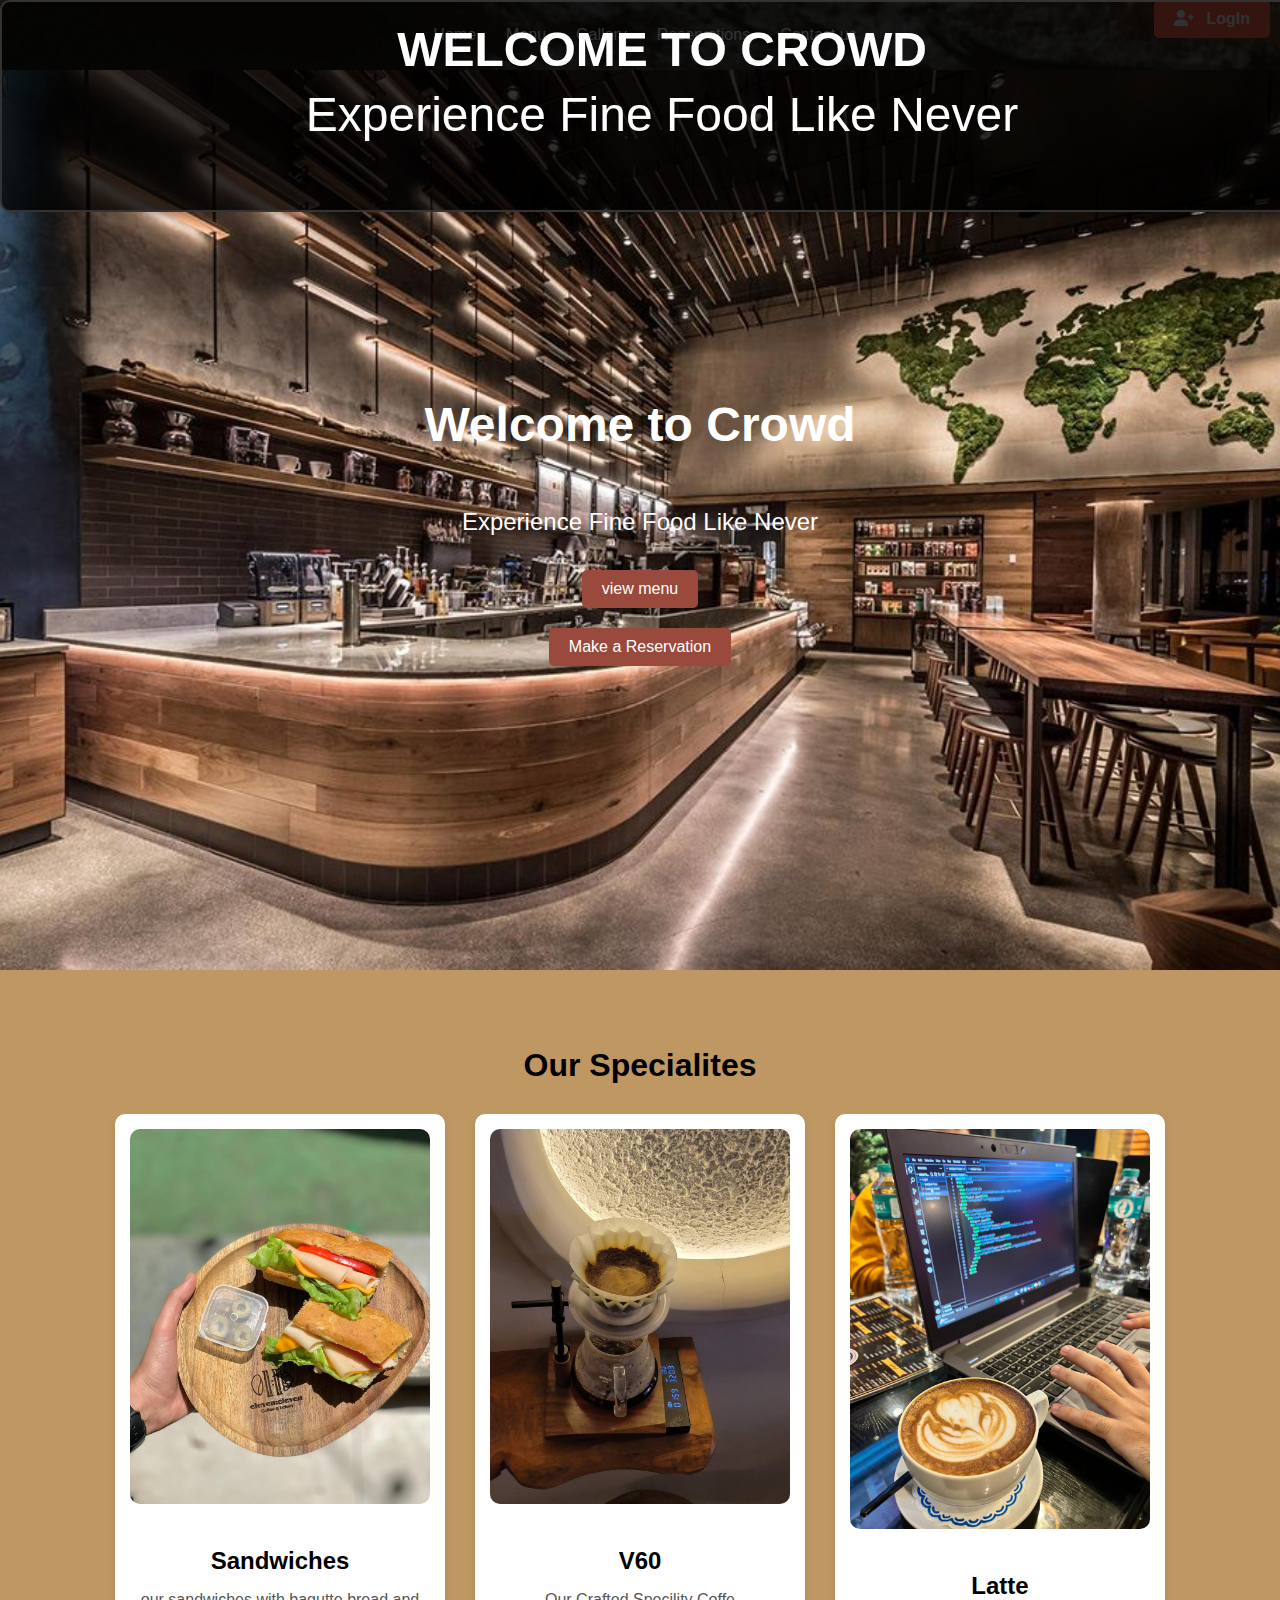
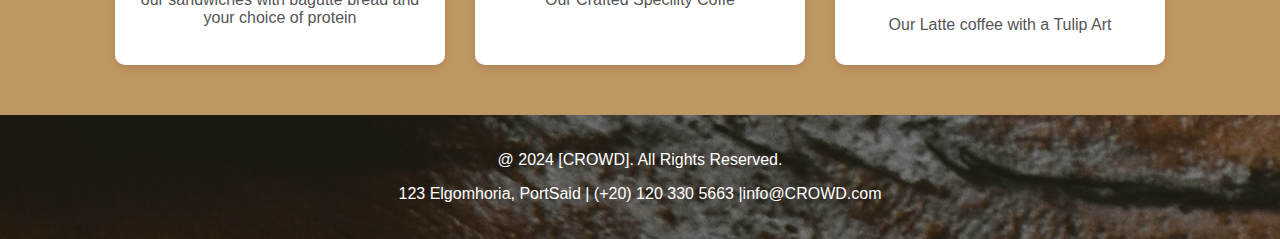
<file: index.html>
<!DOCTYPE html>
<html>
<head>
<meta charset="UTF-8">
<meta name="viewport" content="width=device-width, iniial-scale=1.0">
<title>Crowd</title>
<link rel="stylesheet" href="style.css">
<link rel="stylesheet" href="https://cdnjs.cloudflare.com/ajax/libs/font-awesome/6.0.0/css/all.min.css">
</head>
<body>
    <div id="welcomeMessage" class="hidden">
        <h1>WELCOME TO CROWD</h1>
        <P>Experience Fine Food Like Never</P>
    </div>
    <script src="crowd.js"></script>
<header>
    <nav>
        <ul>
<li><a href ="restaurant.html">Home</a></li>
<li><a href ="jad.html">Menu</a></li>
<li><a href ="basem.html">Gallery</a></li>
<li><a href ="Reservation.html">Reservations</a></li>
<li><a href ="mory.html">Contact us</a></li>
<li><a href="login.html" class="login-btn">
    <i class="fas fa-user-plus"></i> LogIn
    </a></li>
        </ul>
    </nav>
</header>


<section class="hero">
    <h1>Welcome to Crowd</h1>
    <p>Experience Fine Food Like Never</p>
    <a href="jad.html" class="btn">view menu</a>
    <a href="reservation.html" class="btn">Make a Reservation</a>
</section>   



<section class="featured-dishes">
    <h2>Our Specialites</h2>
    <div class="dishes">
        <div class="dish">
            <img src="sandwich.jpg">
        <h3>Sandwiches</h3>
        <P>our sandwiches with bagutte bread and your choice of protein</P>
    </div>
            <div class="dish">
                <img src="v60.jpg">
            <h3>V60</h3>
            <P>Our Crafted Specility Coffe</P>
        </div>
        <div class="dish">
            <img src="coffe.jpg">
        <h3>Latte</h3>
        <P>Our Latte coffee with a Tulip Art </P>
    </div>
</section>
<footer>
    <p> @ 2024 [CROWD]. All Rights Reserved.</p>
    <p>123 Elgomhoria, PortSaid | (+20) 120 330 5663 |info@CROWD.com</p>
    
</footer>




</body>
</head>


</html>
</file>
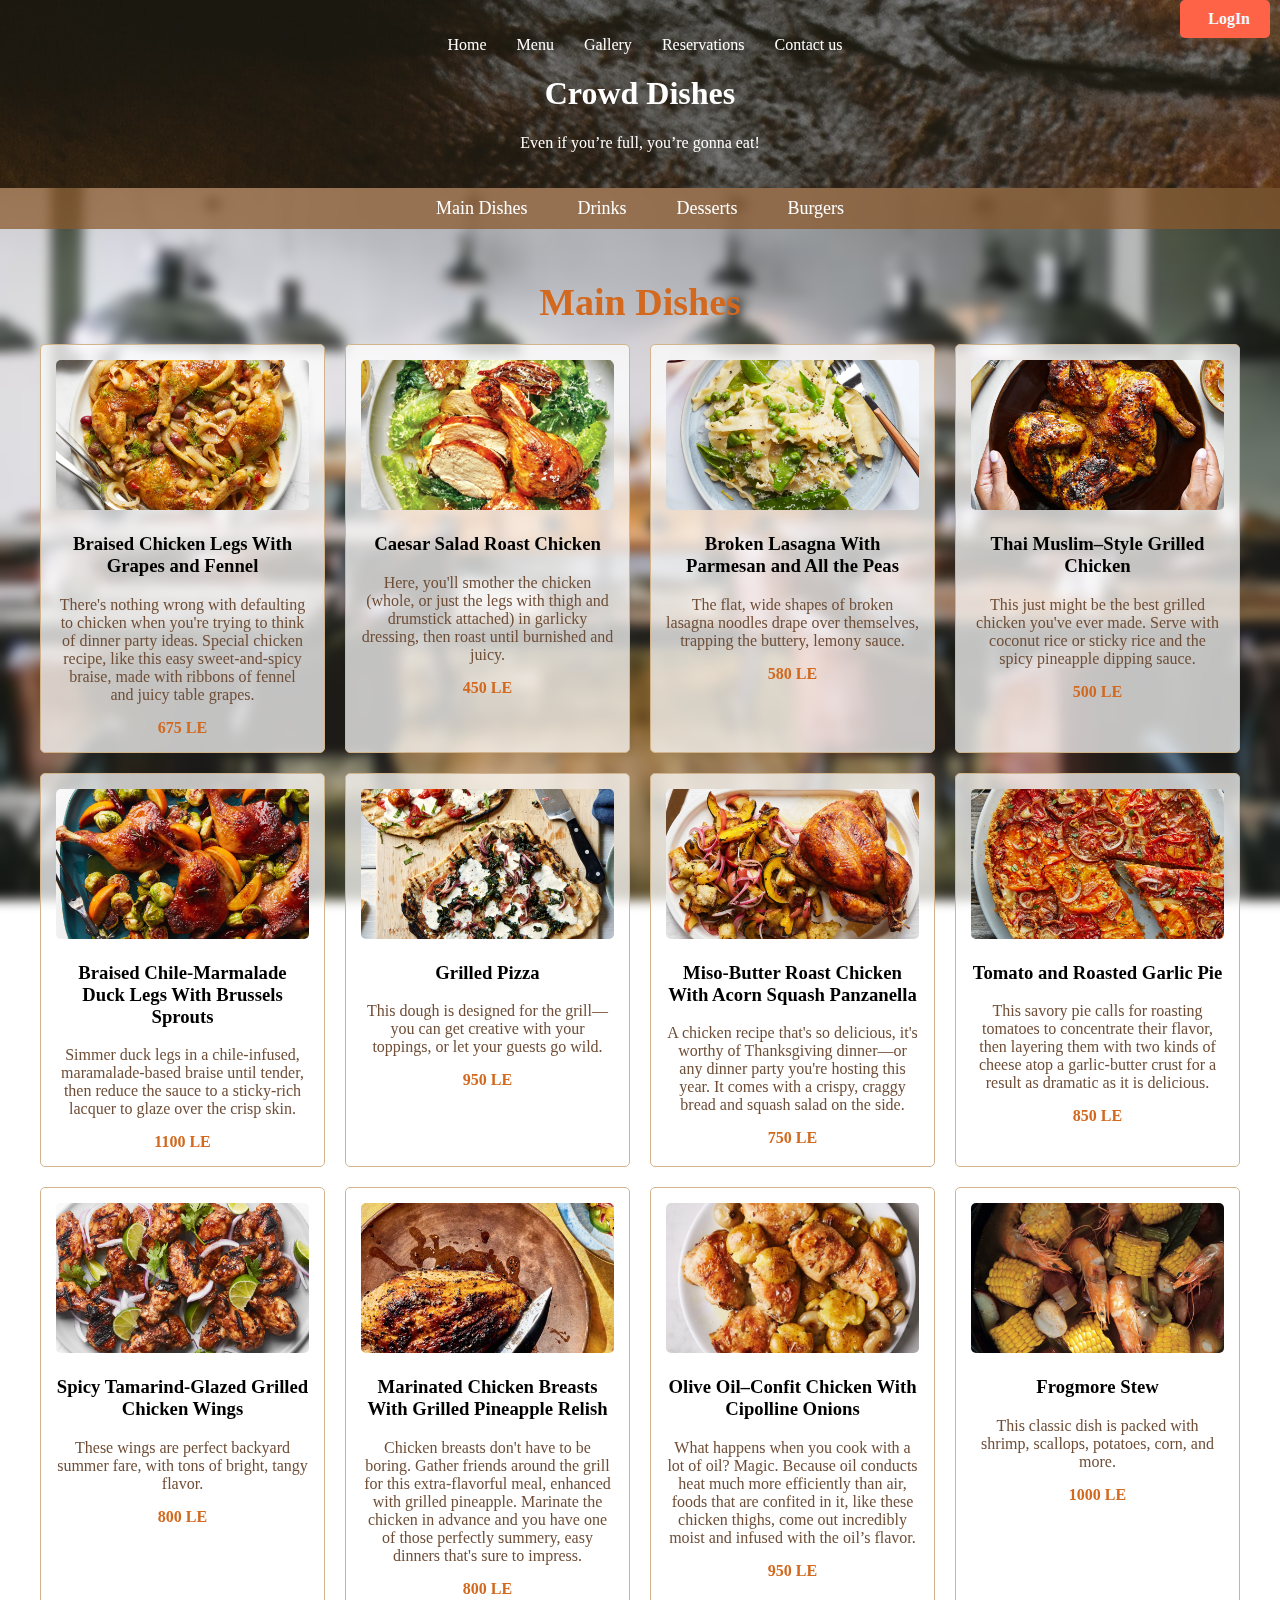
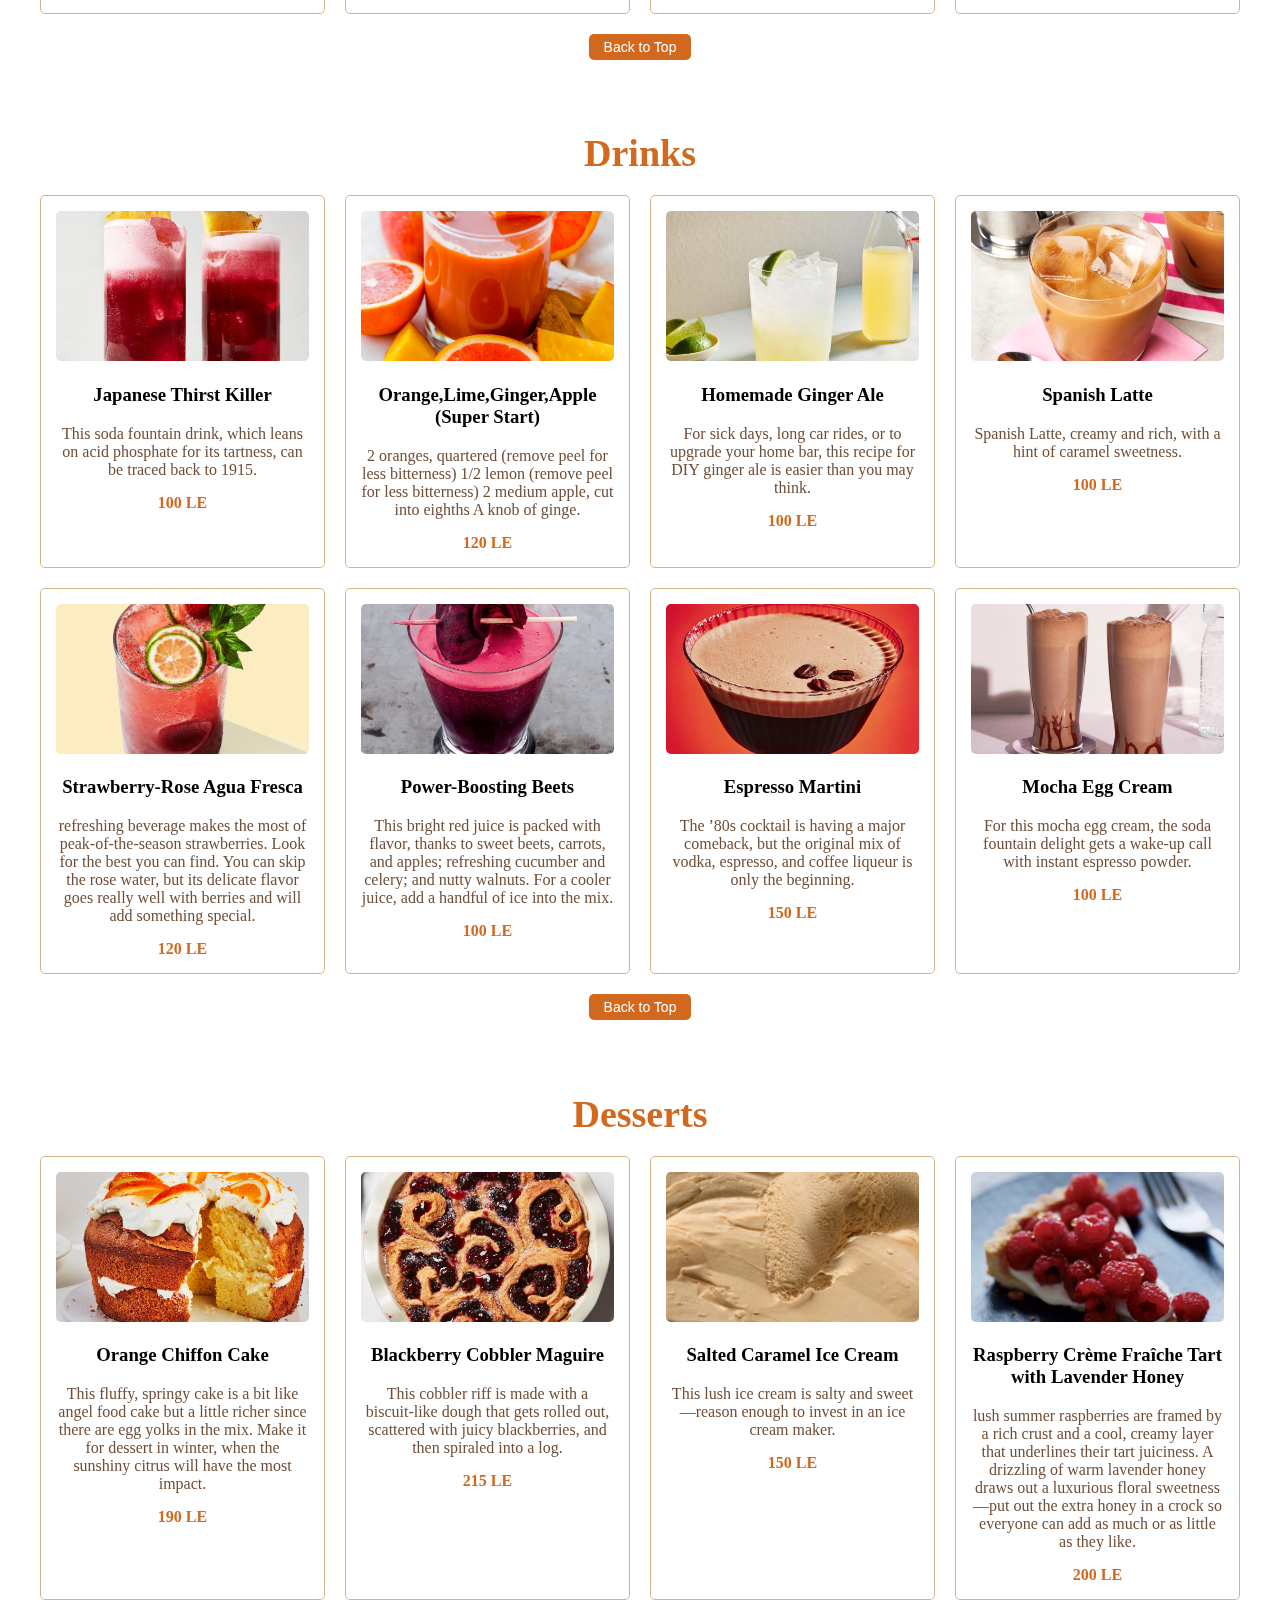
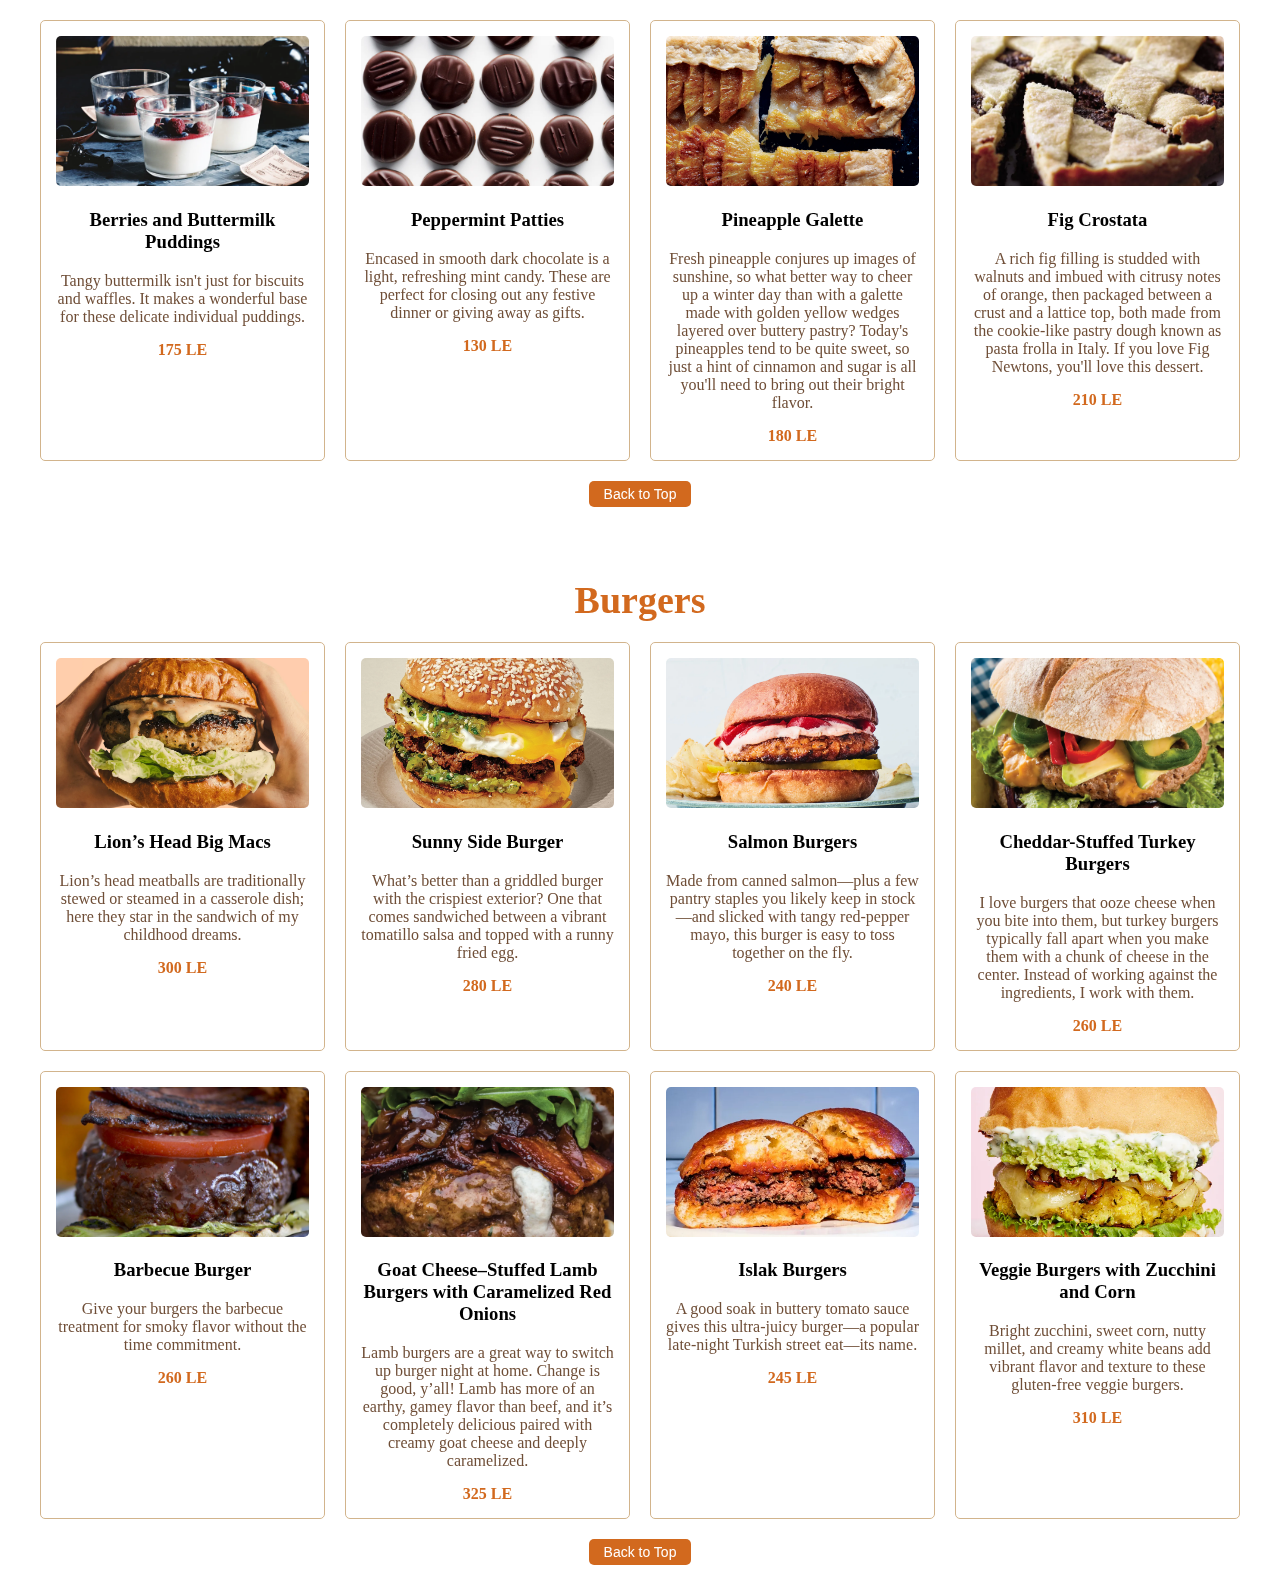
<file: jad.html>
<!DOCTYPE html>
<html lang="en">
  <head>
    <meta charset="UTF-8" />
    <meta name="viewport" content="width=device-width, initial-scale=1.0" />
    <title>Restaurant Menu</title>
    <link rel="stylesheet" href="jad.css" />
  </head>
  <body>
    <div class="background"></div>
    <header class="header">
      <nav>
        <ul>
  <li><a href ="restaurant.html">Home</a></li>
  <li><a href ="jad.html">Menu</a></li>
  <li><a href ="basem.html">Gallery</a></li>
  <li><a href ="Reservation.html">Reservations</a></li>
  <li><a href ="mory.html">Contact us</a></li>
  <li><a href="login.html" class="login-btn">
    <i class="fas fa-user-plus"></i> LogIn
    </a></li>
        </ul>
    </nav>
      <h1>Crowd Dishes</h1>
      <p>Even if you’re full, you’re gonna eat!</p>
    </header>

    
    <nav class="navbar">
      <ul>
        <li><a href="#main-dishes">Main Dishes</a></li>
        <li><a href="#drinks">Drinks</a></li>
        <li><a href="#desserts">Desserts</a></li>
        <li><a href="#burgers">Burgers</a></li>
      </ul>
    </nav>
    <main>
      <!-- Main Dishes Section -->
      <section id="main-dishes" class="menu-section">
        <h2>Main Dishes</h2>
        <div class="menu-card-container">
          <div class="menu-card">
            <img
              src="pics/ChickenGrapesFennel_HEROv2_12175.webp"
              alt="Braised Chicken Legs With Grapes and Fennel"
              class="menu-img"
            />
            <h3>Braised Chicken Legs With Grapes and Fennel</h3>
            <p>
              There's nothing wrong with defaulting to chicken when you're
              trying to think of dinner party ideas. Special chicken recipe,
              like this easy sweet-and-spicy braise, made with ribbons of fennel
              and juicy table grapes.
            </p>
            <span class="price">675 LE</span>
          </div>
          <div class="menu-card">
            <img
              src="pics/caesar-salad-roast-chicken-recipe-BA-101920.webp"
              alt="Caesar Salad Roast Chicken"
              class="menu-img"
            />
            <h3>Caesar Salad Roast Chicken</h3>
            <p>
              Here, you'll smother the chicken (whole, or just the legs with
              thigh and drumstick attached) in garlicky dressing, then roast
              until burnished and juicy.
            </p>
            <span class="price">450 LE</span>
          </div>
          <div class="menu-card">
            <img
              src="pics/SpringPastaWithPeas_RECIPE_042221_14014.webp"
              alt="Broken Lasagna With Parmesan and All the Peas"
              class="menu-img"
            />
            <h3>Broken Lasagna With Parmesan and All the Peas</h3>
            <p>
              The flat, wide shapes of broken lasagna noodles drape over
              themselves, trapping the buttery, lemony sauce.
            </p>
            <span class="price">580 LE</span>
          </div>
          <div class="menu-card">
            <img
              src="pics/JirapanChicken_HERO_082720_11133_VOG_final.webp"
              alt="Thai Muslim–Style Grilled Chicken"
              class="menu-img"
            />
            <h3>Thai Muslim–Style Grilled Chicken</h3>
            <p>
              This just might be the best grilled chicken you've ever made.
              Serve with coconut rice or sticky rice and the spicy pineapple
              dipping sauce.
            </p>
            <span class="price">500 LE</span>
          </div>
          <!--paste the rest here-->
          <div class="menu-card">
            <img
              src="pics/MarmaladeDuck_HERO_121020_6412.webp"
              alt="Braised Chile-Marmalade Duck Legs With Brussels Sprouts"
              class="menu-img"
            />
            <h3>Braised Chile-Marmalade Duck Legs With Brussels Sprouts</h3>
            <p>
              Simmer duck legs in a chile-infused, maramalade-based braise until
              tender, then reduce the sauce to a sticky-rich lacquer to glaze
              over the crisp skin.
            </p>
            <span class="price">1100 LE</span>
          </div>
          <div class="menu-card">
            <img
              src="pics/GrilledPizza_HERO_051820_7725.webp"
              alt="Grilled Pizza"
              class="menu-img"
            />
            <h3>Grilled Pizza</h3>
            <p>
              This dough is designed for the grill—you can get creative with
              your toppings, or let your guests go wild.
            </p>
            <span class="price">950 LE</span>
          </div>
          <div class="menu-card">
            <img
              src="pics/Chickensgiving_HERO_RECIPE_101920_1374_VOG_final.webp"
              alt="Miso-Butter Roast Chicken With Acorn Squash Panzanella"
              class="menu-img"
            />
            <h3>Miso-Butter Roast Chicken With Acorn Squash Panzanella</h3>
            <p>
              A chicken recipe that's so delicious, it's worthy of Thanksgiving
              dinner—or any dinner party you're hosting this year. It comes with
              a crispy, craggy bread and squash salad on the side.
            </p>
            <span class="price">750 LE</span>
          </div>
          <div class="menu-card">
            <img
              src="pics/tomato-and-roasted-garlic-pie-recipe-BA-082520.webp"
              alt="Tomato and Roasted Garlic Pie"
              class="menu-img"
            />
            <h3>Tomato and Roasted Garlic Pie</h3>
            <p>
              This savory pie calls for roasting tomatoes to concentrate their
              flavor, then layering them with two kinds of cheese atop a
              garlic-butter crust for a result as dramatic as it is delicious.
            </p>
            <span class="price">850 LE</span>
          </div>
          <div class="menu-card">
            <img
              src="pics/TamarindWings_RECIPE_050621_14827.webp"
              alt="Spicy Tamarind-Glazed Grilled Chicken Wings"
              class="menu-img"
            />
            <h3>Spicy Tamarind-Glazed Grilled Chicken Wings</h3>
            <p>
              These wings are perfect backyard summer fare, with tons of bright,
              tangy flavor.
            </p>
            <span class="price">800 LE</span>
          </div>
          <div class="menu-card">
            <img
              src="pics/marinated20breasts.webp"
              alt="Marinated Chicken Breasts With Grilled Pineapple Relish"
              class="menu-img"
            />
            <h3>Marinated Chicken Breasts With Grilled Pineapple Relish</h3>
            <p>
              Chicken breasts don't have to be boring. Gather friends around the
              grill for this extra-flavorful meal, enhanced with grilled
              pineapple. Marinate the chicken in advance and you have one of
              those perfectly summery, easy dinners that's sure to impress.
            </p>
            <span class="price">800 LE</span>
          </div>
          <div class="menu-card">
            <img
              src="pics/olive-oil-confit-chicken-with-cipolline-onions-recipe-BA-111017.webp"
              alt="Olive Oil–Confit Chicken With Cipolline Onions"
              class="menu-img"
            />
            <h3>Olive Oil–Confit Chicken With Cipolline Onions</h3>
            <p>
              What happens when you cook with a lot of oil? Magic. Because oil
              conducts heat much more efficiently than air, foods that are
              confited in it, like these chicken thighs, come out incredibly
              moist and infused with the oil’s flavor.
            </p>
            <span class="price">950 LE</span>
          </div>
          <div class="menu-card">
            <img
              src="pics/frogmore-stew-recipe-061720.webp"
              alt="Frogmore Stew"
              class="menu-img"
            />
            <h3>Frogmore Stew</h3>
            <p>
              This classic dish is packed with shrimp, scallops, potatoes, corn,
              and more.
            </p>
            <span class="price">1000 LE</span>
          </div>
        </div>
        <button class="back-to-top" onclick="scrollToTop()">Back to Top</button>
      </section>

      <!-- Drinks Section -->
      <section id="drinks" class="menu-section">
        <h2>Drinks</h2>
        <div class="menu-card-container">
          <div class="menu-card">
            <img
              src="pics/JapaneseThirstKiller_RECIPE_120822_43936.webp"
              alt="Japanese Thirst Killer"
              class="menu-img"
            />
            <h3>Japanese Thirst Killer</h3>
            <p>
              This soda fountain drink, which leans on acid phosphate for its
              tartness, can be traced back to 1915.
            </p>
            <span class="price">100 LE</span>
          </div>
          <div class="menu-card">
            <img
              src="pics/s426567062889901011_p177_i1_w1200.webp"
              alt="Orange,Lime,Ginger,Apple (Super Start)"
              class="menu-img"
            />
            <h3>Orange,Lime,Ginger,Apple (Super Start)</h3>
            <p>
              2 oranges, quartered (remove peel for less bitterness) 1/2 lemon
              (remove peel for less bitterness) 2 medium apple, cut into eighths
              A knob of ginge.
            </p>
            <span class="price">120 LE</span>
          </div>
          <div class="menu-card">
            <img
              src="pics/Ginger-Ale_RECIPE.webp"
              alt="Homemade Ginger Ale"
              class="menu-img"
            />
            <h3>Homemade Ginger Ale</h3>
            <p>
              For sick days, long car rides, or to upgrade your home bar, this
              recipe for DIY ginger ale is easier than you may think.
            </p>
            <span class="price">100 LE</span>
          </div>
          <div class="menu-card">
            <img
              src="pics/NolaCoffee_RECIPE_062923_56297.webp"
              alt="Spanish Latte"
              class="menu-img"
            />
            <h3>Spanish Latte</h3>
            <p>
              Spanish Latte, creamy and rich, with a hint of caramel sweetness.
            </p>
            <span class="price">100 LE</span>
          </div>
          <!--paste the rest here-->
          <div class="menu-card">
            <img
              src="pics/strawberry-rose-agua-fresca-cocktail-recipe-BA-060518.webp"
              alt="Strawberry-Rose Agua Fresca"
              class="menu-img"
            />
            <h3>Strawberry-Rose Agua Fresca</h3>
            <p>
              refreshing beverage makes the most of peak-of-the-season
              strawberries. Look for the best you can find. You can skip the
              rose water, but its delicate flavor goes really well with berries
              and will add something special.
            </p>
            <span class="price">120 LE</span>
          </div>
          <div class="menu-card">
            <img
              src="pics/51215210_beet-juice_1x1.webp"
              alt="Power-Boosting Beets"
              class="menu-img"
            />
            <h3>Power-Boosting Beets</h3>
            <p>
              This bright red juice is packed with flavor, thanks to sweet
              beets, carrots, and apples; refreshing cucumber and celery; and
              nutty walnuts. For a cooler juice, add a handful of ice into the
              mix.
            </p>
            <span class="price">100 LE</span>
          </div>
          <div class="menu-card">
            <img
              src="pics/Espresso-Martini-Classic_HERO.webp"
              alt="Espresso Martini"
              class="menu-img"
            />
            <h3>Espresso Martini</h3>
            <p>
              The ’80s cocktail is having a major comeback, but the original mix
              of vodka, espresso, and coffee liqueur is only the beginning.
            </p>
            <span class="price">150 LE</span>
          </div>
          <div class="menu-card">
            <img
              src="pics/MochaEggCream_RECIPE_053123_3391.webp"
              alt="Mocha Egg Cream"
              class="menu-img"
            />
            <h3>Mocha Egg Cream</h3>
            <p>
              For this mocha egg cream, the soda fountain delight gets a wake-up
              call with instant espresso powder.
            </p>
            <span class="price">100 LE</span>
          </div>
        </div>
        <button class="back-to-top" onclick="scrollToTop()">Back to Top</button>
      </section>

      <!-- Desserts Section -->
      <section id="desserts" class="menu-section">
        <h2>Desserts</h2>
        <div class="menu-card-container">
          <div class="menu-card">
            <img
              src="pics/Orange-Chiffon-Cake-30082018.webp"
              alt="Orange Chiffon Cake"
              class="menu-img"
            />
            <h3>Orange Chiffon Cake</h3>
            <p>
              This fluffy, springy cake is a bit like angel food cake but a
              little richer since there are egg yolks in the mix. Make it for
              dessert in winter, when the sunshiny citrus will have the most
              impact.
            </p>
            <span class="price">190 LE</span>
          </div>
          <div class="menu-card">
            <img
              src="pics/CobblerMacguire_RECIPE_050621_14866.webp"
              alt="Blackberry Cobbler Maguire"
              class="menu-img"
            />
            <h3>Blackberry Cobbler Maguire</h3>
            <p>
              This cobbler riff is made with a biscuit-like dough that gets
              rolled out, scattered with juicy blackberries, and then spiraled
              into a log.
            </p>
            <span class="price">215 LE</span>
          </div>
          <div class="menu-card">
            <img
              src="pics/caramel.webp"
              alt="Salted Caramel Ice Cream"
              class="menu-img"
            />
            <h3>Salted Caramel Ice Cream</h3>
            <p>
              This lush ice cream is salty and sweet—reason enough to invest in
              an ice cream maker.
            </p>
            <span class="price">150 LE</span>
          </div>
          <div class="menu-card">
            <img
              src="pics/raspberry-cream-cheese-tart-051017.webp"
              alt="Raspberry Crème Fraîche Tart with Lavender Honey"
              class="menu-img"
            />
            <h3>Raspberry Crème Fraîche Tart with Lavender Honey</h3>
            <p>
              lush summer raspberries are framed by a rich crust and a cool,
              creamy layer that underlines their tart juiciness. A drizzling of
              warm lavender honey draws out a luxurious floral sweetness—put out
              the extra honey in a crock so everyone can add as much or as
              little as they like.
            </p>
            <span class="price">200 LE</span>
          </div>
          <!--paste the rest here-->
          <div class="menu-card">
            <img
              src="pics/354998_berries-buttermilk-puddings_1x1.webp"
              alt="Berries and Buttermilk Puddings"
              class="menu-img"
            />
            <h3>Berries and Buttermilk Puddings</h3>
            <p>
              Tangy buttermilk isn't just for biscuits and waffles. It makes a
              wonderful base for these delicate individual puddings.
            </p>
            <span class="price">175 LE</span>
          </div>
          <div class="menu-card">
            <img
              src="pics/peppermint-patties-120318.webp"
              alt="Peppermint Patties"
              class="menu-img"
            />
            <h3>Peppermint Patties</h3>
            <p>
              Encased in smooth dark chocolate is a light, refreshing mint
              candy. These are perfect for closing out any festive dinner or
              giving away as gifts.
            </p>
            <span class="price">130 LE</span>
          </div>
          <div class="menu-card">
            <img
              src="pics/pineapple-galette-recipe-081518.webp"
              alt="Pineapple Galette"
              class="menu-img"
            />
            <h3>Pineapple Galette</h3>
            <p>
              Fresh pineapple conjures up images of sunshine, so what better way
              to cheer up a winter day than with a galette made with golden
              yellow wedges layered over buttery pastry? Today's pineapples tend
              to be quite sweet, so just a hint of cinnamon and sugar is all
              you'll need to bring out their bright flavor.
            </p>
            <span class="price">180 LE</span>
          </div>
          <div class="menu-card">
            <img
              src="pics/1109-GT-DS01.01-6x4.webp"
              alt="Fig Crostata"
              class="menu-img"
            />
            <h3>Fig Crostata</h3>
            <p>
              A rich fig filling is studded with walnuts and imbued with citrusy
              notes of orange, then packaged between a crust and a lattice top,
              both made from the cookie-like pastry dough known as pasta frolla
              in Italy. If you love Fig Newtons, you'll love this dessert.
            </p>
            <span class="price">210 LE</span>
          </div>
        </div>
        <button class="back-to-top" onclick="scrollToTop()">Back to Top</button>
      </section>

      <!-- Burgers Section -->
      <section id="burgers" class="menu-section">
        <h2>Burgers</h2>
        <div class="menu-card-container">
          <div class="menu-card">
            <img
              src="pics/LION’S HEAD BIG MACS-RECIPE.webp"
              alt="Lion’s Head Big Macs"
              class="menu-img"
            />
            <h3>Lion’s Head Big Macs</h3>
            <p>
              Lion’s head meatballs are traditionally stewed or steamed in a
              casserole dish; here they star in the sandwich of my childhood
              dreams.
            </p>
            <span class="price">300 LE</span>
          </div>
          <div class="menu-card">
            <img
              src="pics/sunny-side-burger-with-salsa-verde-recipe-BA-010819.webp"
              alt="Sunny Side Burger"
              class="menu-img"
            />
            <h3>Sunny Side Burger</h3>
            <p>
              What’s better than a griddled burger with the crispiest exterior?
              One that comes sandwiched between a vibrant tomatillo salsa and
              topped with a runny fried egg.
            </p>
            <span class="price">280 LE</span>
          </div>
          <div class="menu-card">
            <img
              src="pics/google-express-salmon-burger-110317.webp"
              alt="Salmon Burgers"
              class="menu-img"
            />
            <h3>Salmon Burgers</h3>
            <p>
              Made from canned salmon—plus a few pantry staples you likely keep
              in stock—and slicked with tangy red-pepper mayo, this burger is
              easy to toss together on the fly.
            </p>
            <span class="price">240 LE</span>
          </div>
          <div class="menu-card">
            <img
              src="pics/cheddar-stuffed-turkey-burgers-HC-082817.webp"
              alt="Sunny Side Burger"
              class="menu-img"
            />
            <h3>Cheddar-Stuffed Turkey Burgers</h3>
            <p>
              I love burgers that ooze cheese when you bite into them, but
              turkey burgers typically fall apart when you make them with a
              chunk of cheese in the center. Instead of working against the
              ingredients, I work with them.
            </p>
            <span class="price">260 LE</span>
          </div>
          <!--paste the rest here-->
          <div class="menu-card">
            <img
              src="pics/steven-raichlen-barbecue-burger-051517.webp"
              alt="Barbecue Burger"
              class="menu-img"
            />
            <h3>Barbecue Burger</h3>
            <p>
              Give your burgers the barbecue treatment for smoky flavor without
              the time commitment.
            </p>
            <span class="price">260 LE</span>
          </div>
          <div class="menu-card">
            <img
              src="pics/lamb-burgers-goat-cheese-caramelized-red-onion-HC-042317.webp"
              alt="Goat Cheese–Stuffed Lamb Burgers with Caramelized Red Onions"
              class="menu-img"
            />
            <h3>
              Goat Cheese–Stuffed Lamb Burgers with Caramelized Red Onions
            </h3>
            <p>
              Lamb burgers are a great way to switch up burger night at home.
              Change is good, y’all! Lamb has more of an earthy, gamey flavor
              than beef, and it’s completely delicious paired with creamy goat
              cheese and deeply caramelized.
            </p>
            <span class="price">325 LE</span>
          </div>
          <div class="menu-card">
            <img
              src="pics/Istanbul-Style-Wet-Burger.jpg"
              alt="Islak Burgers"
              class="menu-img"
            />
            <h3>Islak Burgers</h3>
            <p>
              A good soak in buttery tomato sauce gives this ultra-juicy
              burger—a popular late-night Turkish street eat—its name.
            </p>
            <span class="price">245 LE</span>
          </div>
          <div class="menu-card">
            <img
              src="pics/veggie-burgers-with-zucchini-and-corn-12072016.webp"
              alt="Veggie Burgers with Zucchini and Corn"
              class="menu-img"
            />
            <h3>Veggie Burgers with Zucchini and Corn</h3>
            <p>
              Bright zucchini, sweet corn, nutty millet, and creamy white beans
              add vibrant flavor and texture to these gluten-free veggie
              burgers.
            </p>
            <span class="price">310 LE</span>
          </div>
        </div>
        <button class="back-to-top" onclick="scrollToTop()">Back to Top</button>
      </section>
    </main>
    <script src="jad.js"></script>
  </body>
</html>
</file>
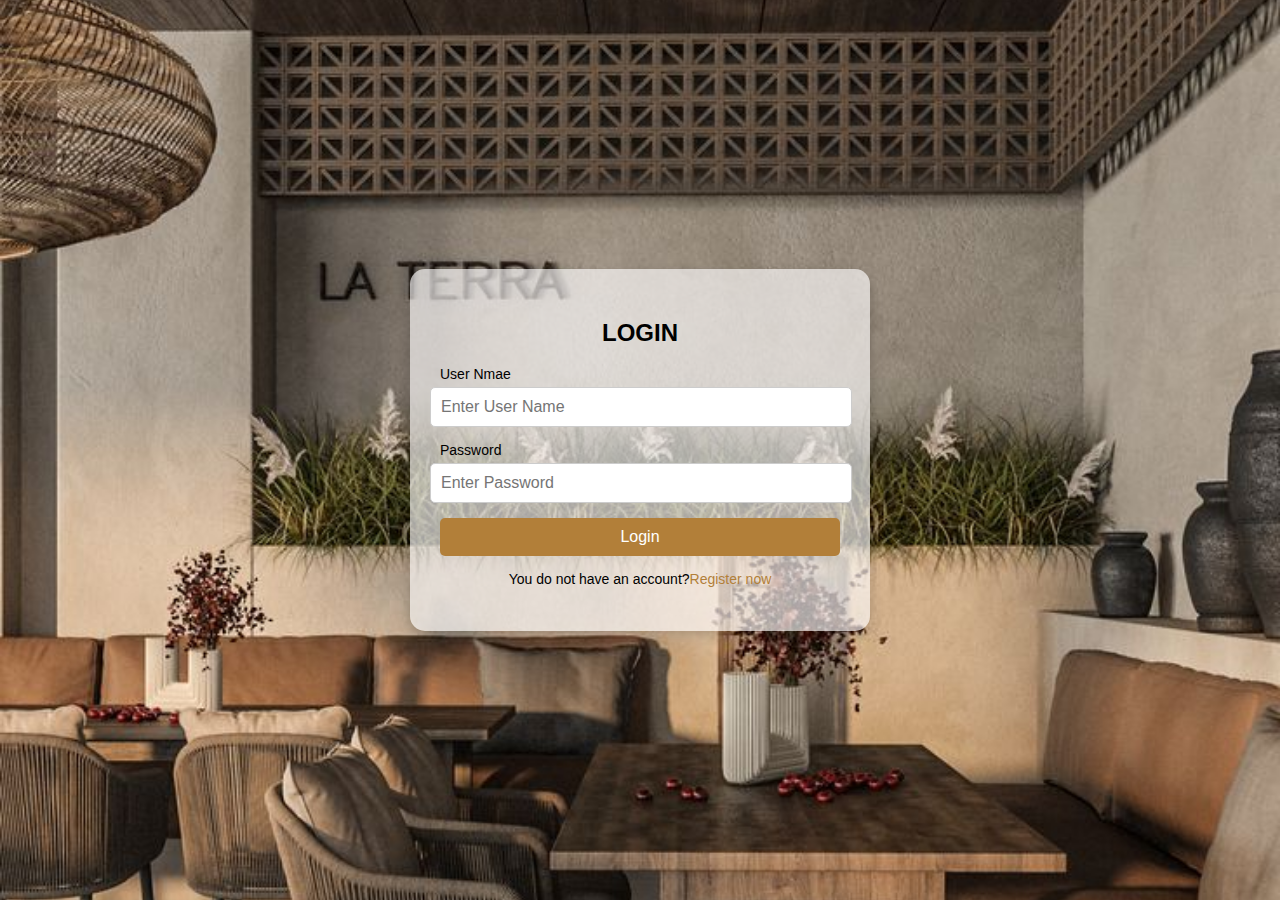
<file: login.html>
<!DOCTYPE html>
<html lang="ar">
<head>
  <meta charset="UTF-8">
  <meta name="viewport" content="width=device-width, initial-scale=1.0">
  <title>Login</title>
  <link rel="stylesheet" href="loginc.css">
  <script defer src="login.js"></script>
</head>
<body>
  <div class="background">
    <div class="login-container">
      <form id="form" class="form">
        <h2>LOGIN</h2>
        <div class="input-group">
          <label for="username">User Nmae</label>
          <input type="text" id="username" placeholder="Enter User Name" >
          <span style="color: red;" id="username_error"></span>
        </div>
        <div class="input-group">
          <label for="password">Password</label>
          <input type="password" id="password" placeholder="Enter Password" >
          <span style="color: red;" id="password_error"></span>
        </div>
        <button type="submit">Login</button>
        <p class="register-link">You do not have an account?<a href="signup.html">Register now</a></p>
      </form>
    </div>
  </div>
</body>
</html>
</file>
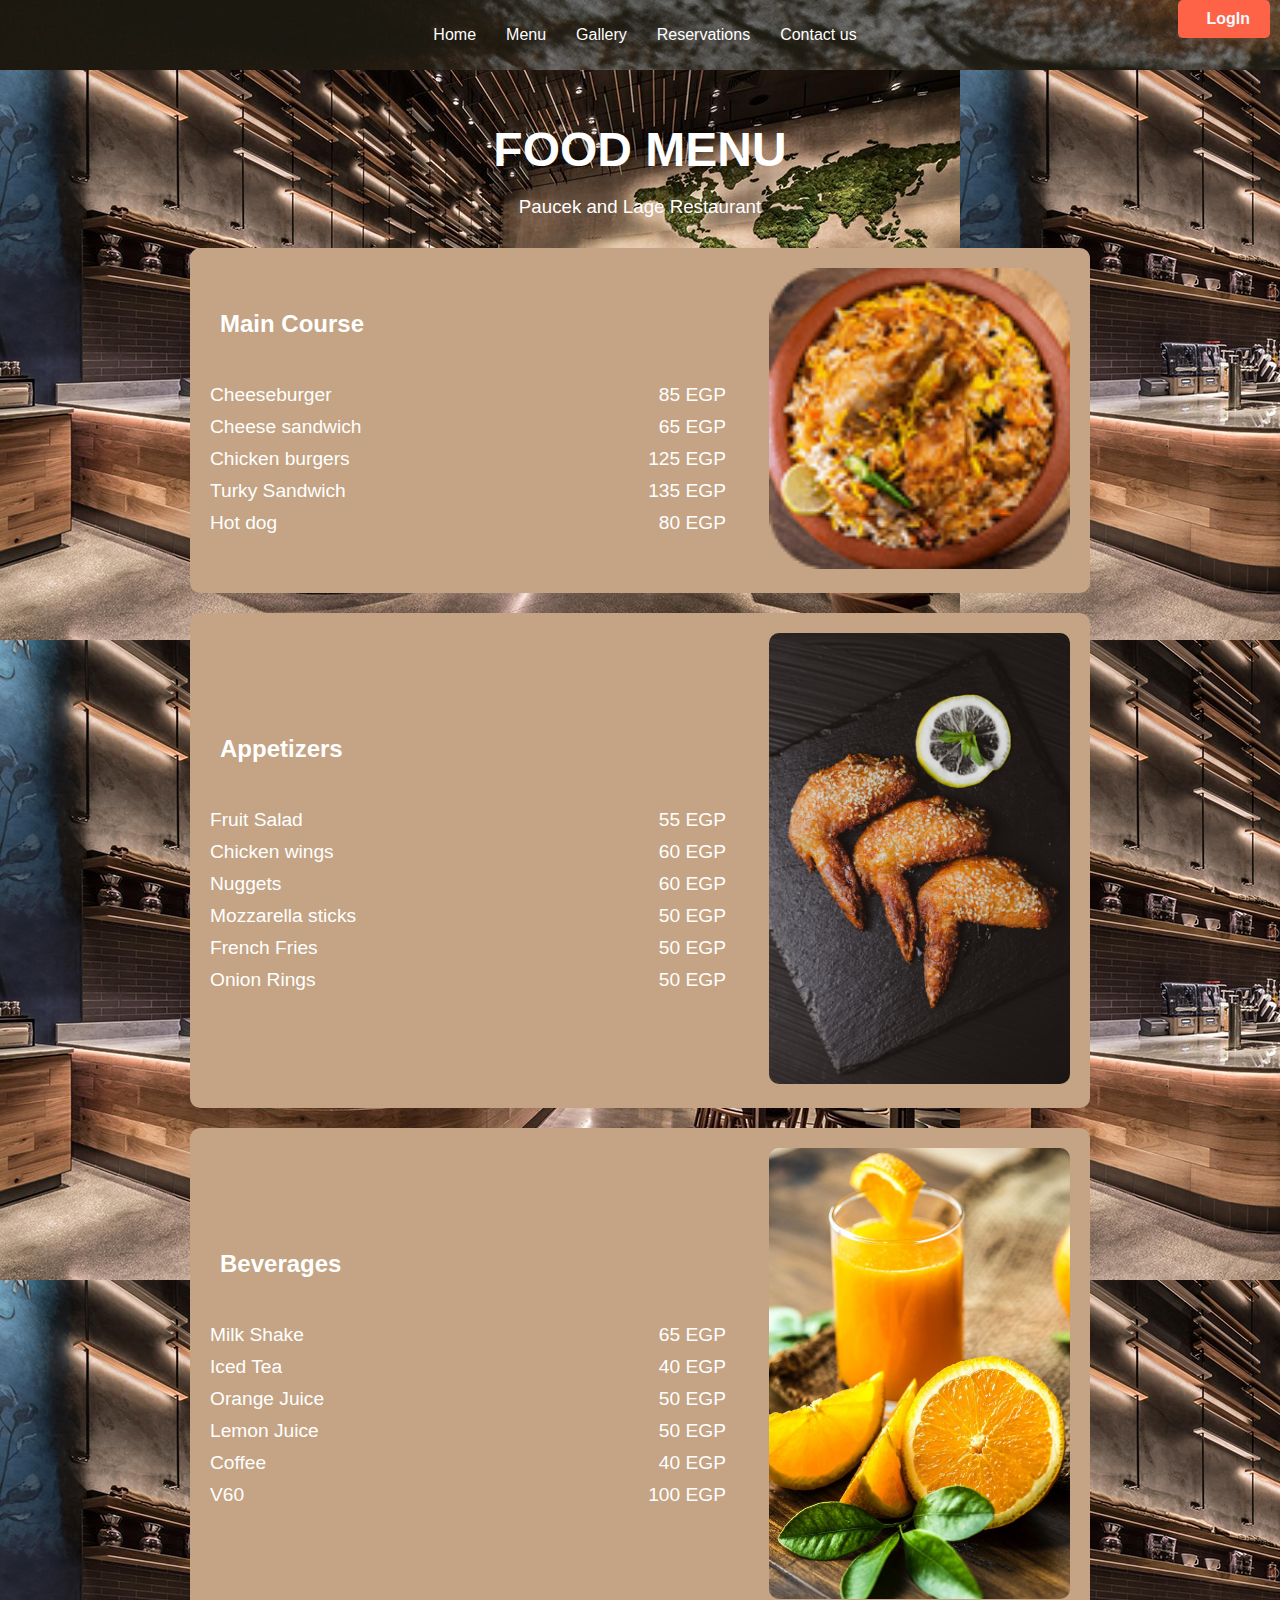
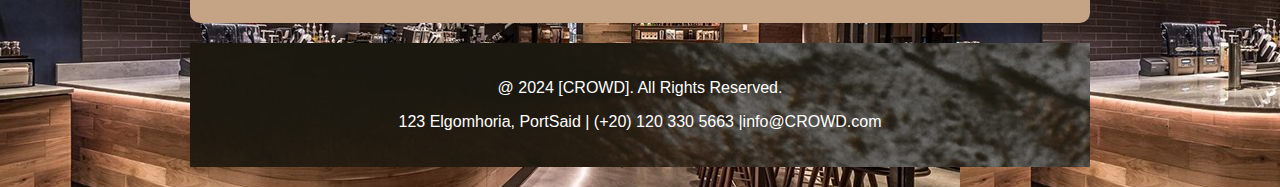
<file: menu2.html>
<!DOCTYPE html>
<html lang="en">
<head>
  <meta charset="UTF-8">
  <meta name="viewport" content="width=device-width, initial-scale=1.0">
  <title>Food Menu</title>
  <link rel="stylesheet" href="menu.css">
</head>
<body>
  <header>
    <nav>
        <ul>
<li><a href ="restaurant.html">Home</a></li>
<li><a href ="menu2.html">Menu</a></li>
<li><a href ="gall.html">Gallery</a></li>
<li><a href ="Reservation.html">Reservations</a></li>
<li><a href ="contactus.html">Contact us</a></li>
<li><a href="login.html" class="login-btn">
    <i class="fas fa-user-plus"></i> LogIn
    </a></li>
        </ul>
    </nav>
</header>

  <div class="menu-container">
    <h1>FOOD MENU</h1>
    <h3>Paucek and Lage Restaurant</h3>

    <div class="menu-section">
      <div class="menu-text">
        <h2>Main Course</h2>
        <ul>
          <li>Cheeseburger <span>85 EGP</span></li>
          <li>Cheese sandwich <span>65 EGP</span></li>
          <li>Chicken burgers <span>125 EGP</span></li>
          <li>Turky Sandwich <span>135 EGP</span></li>
          <li>Hot dog <span>80 EGP</span></li>
        </ul>
      </div>
      <div class="menu-image">
        <img src="./menu-3.png" alt="Main Course">
      </div>
    </div>

    
    <div class="menu-section">
      <div class="menu-text">
        <h2>Appetizers</h2>
        <ul>
          <li>Fruit Salad <span>55 EGP</span></li>
          <li>Chicken wings<span>60 EGP</span></li>
          <li>Nuggets <span>60 EGP</span></li>
          <li>Mozzarella sticks<span>50 EGP</span></li>
          <li>French Fries <span>50 EGP</span></li>
          <li>Onion Rings <span>50 EGP</span></li>
        </ul>
      </div>
      <div class="menu-image">
        <img src="./app1.jpg" alt="Appetizers">
      </div>
    </div>

    
    <div class="menu-section">
      <div class="menu-text">
        <h2>Beverages</h2>
        <ul>
          <li>Milk Shake <span>65 EGP</span></li>
          <li>Iced Tea <span>40 EGP</span></li>
          <li>Orange Juice <span>50 EGP</span></li>
          <li>Lemon Juice<span>50 EGP</span></li>
          <li>Coffee <span>40 EGP</span></li>
          <li>V60 <span>100 EGP</span></li>
        </ul>
      </div>
      <div class="menu-image">
        <img src="./bev5.jpg" alt="Beverages">
      </div>
    </div>

    
    <footer>
      <p> @ 2024 [CROWD]. All Rights Reserved.</p>
      <p>123 Elgomhoria, PortSaid | (+20) 120 330 5663 |info@CROWD.com</p>
      
  </footer>
  </div>
</body>
</html>
</file>
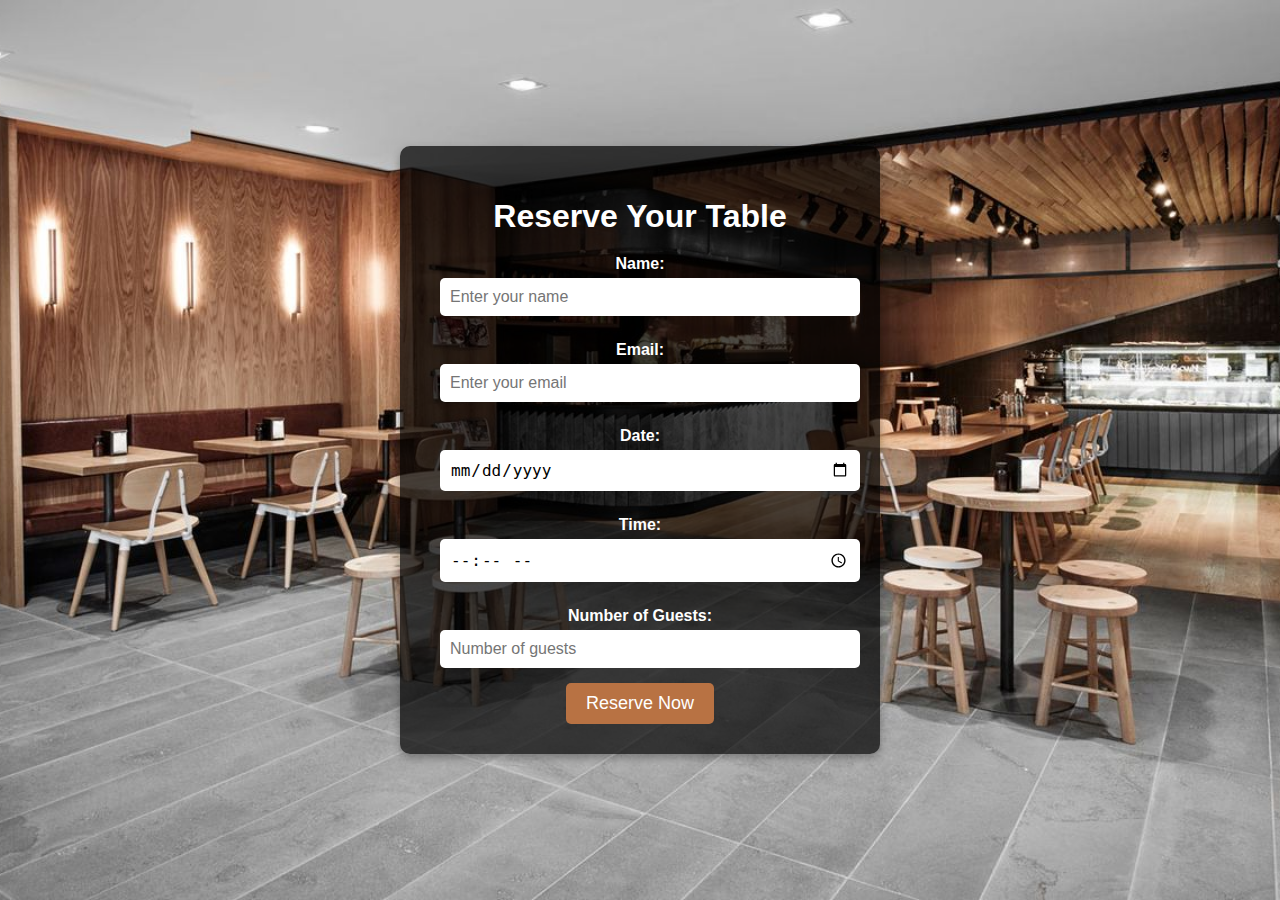
<file: Reservation.html>
<!DOCTYPE html>
<html lang="en">
<head>
  <meta charset="UTF-8">
  <meta name="viewport" content="width=device-width, initial-scale=1.0">
  <title>Restaurant Reservation</title>
  <link rel="stylesheet" href="styles.css">
  <script defer src="scriptR.js"></script>
</head>
<body>
  <div class="reservation-page">
    <div class="reservation-form">
      <h1>Reserve Your Table</h1>
      <form id="form" class="form">
        <label for="name">Name:</label>
        <input type="text" id="name" name="name" placeholder="Enter your name" >
        <span style="color: red;" id="name_error"></span>       
        <label for="email">Email:</label>
        <input type="email" id="email" name="email" placeholder="Enter your email" >
        <span style="color: red;" id="email_error"></span>
        <label for="date">Date:</label>
        <input type="date" id="date" name="date" >

        <label for="time">Time:</label>
        <input type="time" id="time" name="time" >

        <label for="guests">Number of Guests:</label>
        <input type="number" id="guests" name="guests" min="1" max="20" placeholder="Number of guests" >
        <span style="color: red;" id="guests"></span>
        <button type="submit">Reserve Now</button>
        

      </form>
    </div>
  </div>
</body>
</html>
</file>
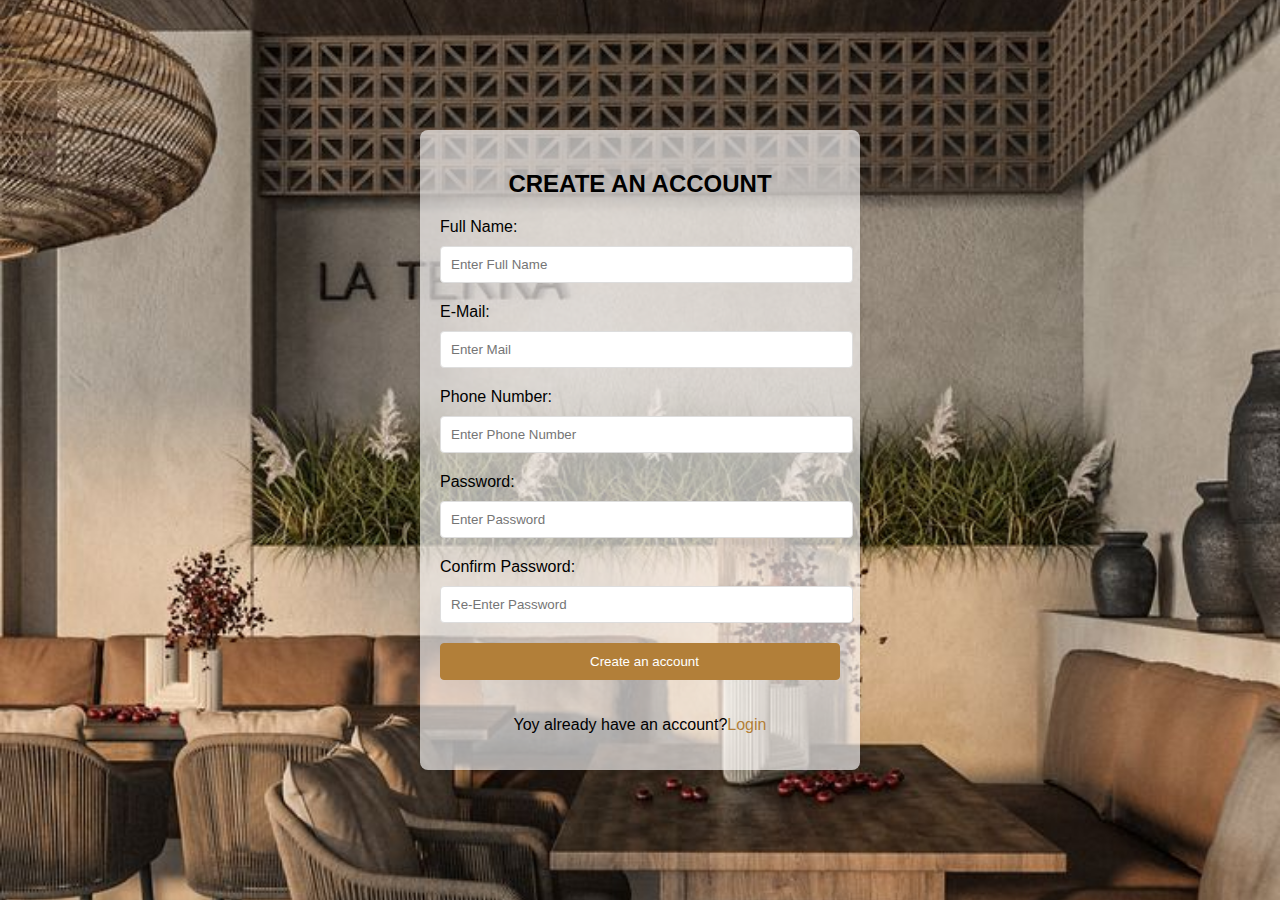
<file: signup.html>
<!DOCTYPE html>
<html lang="ar">
<head>
    <meta charset="UTF-8">
    <meta name="viewport" content="width=device-width, initial-scale=1.0">
    <title>Creat an account</title>
    <link rel="stylesheet" href="signupc.css">
    <script defer src="helal2.js"></script>
</head>
<body>

    <div class="container">
        <h2>CREATE AN ACCOUNT</h2>
        <form id="form" class="form">
            <label for="fullname">Full Name:</label>
            <input type="text" id="fullname" name="fullname" placeholder="Enter Full Name" >
            <span style="color: red;" id="fullname_error"></span>


            <label for="email">E-Mail:</label>
            <input type="email" id="email" name="email" placeholder="Enter Mail" >
            <span style="color: red;" id="email_error"></span>


            <label for="phone">Phone Number:</label>
            <input type="tel" id="phone" name="phone" placeholder="Enter Phone Number"  pattern="[0-9]{10}" title="يجب أن يحتوي الرقم على 10 أرقام">
            <span style="color: red;" id="phone_error"></span>

            
            <label for="password">Password:</label>
            <input type="password" id="password" name="password" placeholder="Enter Password" >
            <span style="color: red;" id="password_error"></span>


            <label for="confirm-password">Confirm Password:</label>
            <input type="password" id="confirm-password" name="confirm-password" placeholder="Re-Enter Password" >
            <span style="color: red;" id="confirmpassword_error"></span>


            <input type="submit" value="Create an account">
        </form>

        <div class="form-footer">
            <p>Yoy already have an account?<a href="login.html">Login</a></p>
        </div>
    </div>

</body>
</html>
</file>
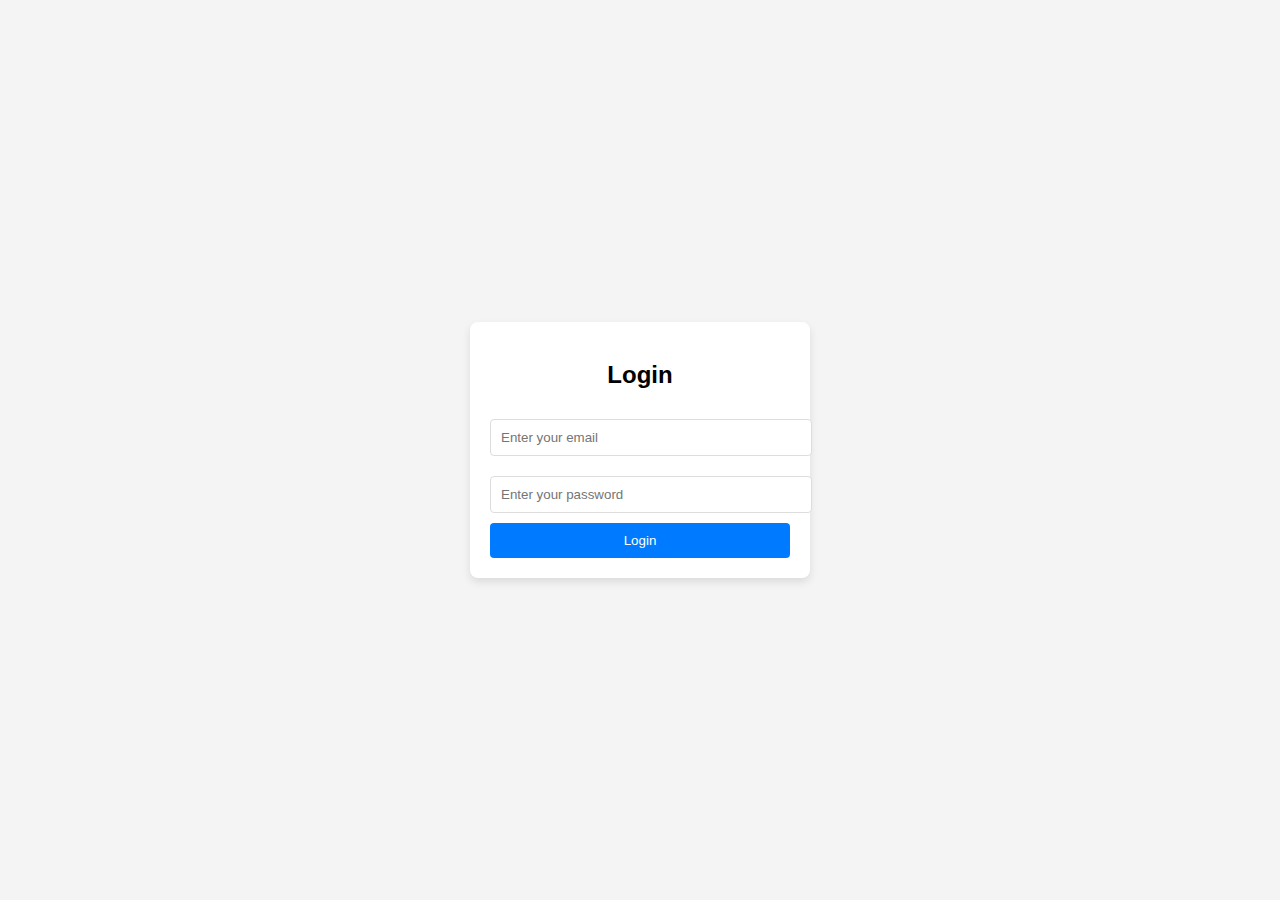
<file: testfile.html>
<!DOCTYPE html>
<html lang="en">
<head>
  <meta charset="UTF-8">
  <meta name="viewport" content="width=device-width, initial-scale=1.0">
  <title>Login Page</title>
  <link rel="stylesheet" href="testfile.css"> <!-- Link to external CSS -->
</head>
<body>
  <div class="login-container">
    <h2>Login</h2>
    <div id="error-message" class="error"></div>
    <input type="email" id="email" placeholder="Enter your email">
    <input type="password" id="password" placeholder="Enter your password">
    <button id="login-button">Login</button>
  </div>
  <script src="testfile.js"></script> <!-- Link to external JavaScript -->
</body>
</html>
</file>
<file: style.css>
body {
    font-family: Arial, sans-serif;
    margin: 0;
    padding: 0;
    overflow: hidden;
    display: 0;
    justify-content: center;
    align-items: center;
    height: 100vh;
    background-color: #f8f9f8;
  }
  #welcomeMessage {
    position: fixed;
    top: 0;
    left: 0;
    width: 100%;
    text-align: center;
    padding: 20px;
    border: 2px solid #333;
    border-radius: 10px;
    background-color: rgba(0, 0, 0, 0.8);
    color: #fff;
    display: flex;
    flex-direction: column;
    justify-content: center;
    align-items: center;
    text-align: center;
    box-shadow: 0 4px 8px rgba(0, 0, 0, 0.2);
    animation: fadeInOut 4s ease-in-out forwards;
    z-index: 9999;
  }

  #welcomeMessage h1 {
    font-size: 3rem;
    margin: 0;

  }

  #welcomeMessage p {
    font-size: 3rem;
    margin-top: 10px;
  }


  .hidden {
    display: none;
  }
  @keyframes fadeInOut {
    0% { opacity: 0; transform: scale(0.9);}
    25% { opacity: 1; transform: scale(1);}
    75% { opacity: 1;}
    100% { opacity: 0; transform: scale(1.1);}
  }

  
  header { 
      background-image: url("./ivan-torres-MQUqbmszGGM-unsplash.jpg");
    padding: 10px 0;
  }
  
  nav ul {
    list-style: none;
    display: flex;
    justify-content: center;
  }
  
  nav ul li {
    margin: 0 15px;
  }
  
  nav ul li a {
    color: white;
    text-decoration: none;
  }
  .login-btn {
    position: absolute;
    top: 0%;
    right: 10px;
    background-color:#ff6347;
    color: aliceblue;
    padding: 10px 20px;
    border-radius: 5px;
    text-decoration: none;
    font-weight: bold;
    display: inline-block;
    align-items: center;
  } 
  .login-btn i {
    margin-right: 8px;
  }
  .login-btn:hover {
    background-color: #e05640;
  }
  
  .hero {
    background: url('4aebf25c924cf646a34feaae26b32519.jpg') no-repeat center center/cover;
    height: 100vh;
    display: flex;
    flex-direction: column;
    justify-content: center;
    align-items: center;
    color: rgb(255, 255, 255);
    text-align: center;
  }
  
  .hero h1 {
    font-size: 3em;
  }
  
  .hero p {
    font-size: 1.5em;
  }
  
  .hero .btn {
    padding: 10px 20px;
    margin: 10px;
    background: #994a3c;
    color: white;
    text-decoration: none;
    border-radius: 5px;
  }
  
 
 .featured-dishes {
    padding: 50px 20px;
    text-align: center;
    background-color: #a56a1daf;
  }
  
  .featured-dishes h2 {
    font-size: 2rem;
    margin-bottom: 30px;
  }
  
  
  .dishes {
    display: flex;
    justify-content: center;
    gap: 30px;
    flex-wrap: wrap;
  }
  
  
  .dish {
    background-color: white;
    border-radius: 10px;
    padding: 15px;
    width: 300px;
    box-shadow: 0 4px 8px rgba(0, 0, 0, 0.1);
    text-align: center;
  }
  
  
  .dish img {
    width: 100%;
    height: auto;
    border-radius: 10px;
    margin-bottom: 15px;
  }
  
  .dish h3 {
    font-size: 1.5rem;
    margin-bottom: 10px;
  }
  
  .dish p {
    font-size: 1rem;
    color: #555;
  }
  
  footer {
    background-image: url("ivan-torres-MQUqbmszGGM-unsplash.jpg");
    background-color: #000000;
    color: #fff;
    text-align: center;
    padding: 20px 0;
  }
</file>
<file: jad.css>
body {
  font-family: "Georgia", serif;
  margin: 0;
  padding: 0;
  background-color: #f7e7ce;
  background: url("pics/photo-1549488344-1f9b8d2bd1f3.avif") no-repeat
    center center fixed;
  background-size: cover;
  background-attachment: fixed;
  backdrop-filter: blur(6px);
}

header { 
  background-image: url("./ivan-torres-MQUqbmszGGM-unsplash.jpg");
padding: 10px 0;
}

nav ul {
list-style: none;
display: flex;
justify-content: center;
}

nav ul li {
margin: 0 15px;
}

nav ul li a {
color: white;
text-decoration: none;
}
.login-btn {
position: absolute;
top: 0%;
right: 10px;
background-color:#ff6347;
color: aliceblue;
padding: 10px 20px;
border-radius: 5px;
text-decoration: none;
font-weight: bold;
display: inline-block;
align-items: center;
} 
.login-btn i {
margin-right: 8px;
}
.login-btn:hover {
background-color: #e05640;
}

.header {
  text-align: center;
  padding: 20px;
  background-color: #6f4e37f1;
  color: white;
}

.cart {
  position: absolute;
  top: 20px;
  right: 20px;
}

.cart-logo {
  width: 40px;
  height: auto;
}

.navbar {
  background-color: #8b592bbb;
  text-align: center;
  padding: 10px;
}

.navbar ul {
  list-style-type: none;
  padding: 0;
  margin: 0;
  display: flex;
  justify-content: center;
  gap: 20px;
}

.navbar a {
  color: white;
  text-decoration: none;
  font-size: 18px;
  transition: color 0.3s ease;
}

.navbar a:hover {
  color: #d2691e;
}

.menu-section {
  padding: 20px;
}

.menu-section h2 {
  color: #d2691e;
  border-style: #ffffff;
  font-size: 38px;
  margin-bottom: 20px;
  text-align: center;
}

.menu-card-container {
  display: grid;
  grid-template-columns: repeat(4, 1fr);
  gap: 20px;
  max-width: 1200px;
  margin: 0 auto;
}

.menu-card {
  background-color: #ffffffbb;
  border: 1px solid #d2b48c;
  border-radius: 5px;
  padding: 15px;
  text-align: center;
  transition: transform 0.5s ease, box-shadow 0.5s ease;
}

.menu-card:hover {
  transform: scale(1.05);
  box-shadow: 0 4px 20px rgba(0, 0, 0, 0.2);
}

.menu-img {
  width: 100%;
  height: auto;
  max-height: 150px;
  object-fit: cover;
  border-radius: 5px;
  transition: transform 0.3s ease;
}

.menu-card:hover .menu-img {
  transform: scale(1.1);
}

.menu-card p {
  margin: 10px 0 15px 0;
  color: #6f4e37;
}

.price {
  font-weight: bold;
  color: #d2691e;
}

.back-to-top {
  display: block;
  margin: 20px auto 0 auto;
  padding: 5px 15px;
  background-color: #d2691e;
  color: white;
  border: none;
  border-radius: 5px;
  font-size: 14px;
}
</file>
<file: loginc.css>
body, html {
  margin: 0;
  padding: 0;
  height: 100%;
  font-family: Arial, sans-serif;
  background-image: url('b86a963555d1a0a8b259942c450cc9b7.jpg');
  background-size: cover;
  background-repeat: no-repeat;
  background-position: center;
  
}

.background {
  position: relative;
  height: 100%;
  display: flex;
  justify-content: center;
  align-items: center;
  overflow: hidden;
}

.background::before {
  content: '';
  position: absolute;
  top: 0;
  left: 0;
  width: 100%;
  height: 100%;
  z-index: 1;
}

.login-container {
  position: relative;
  z-index: 2;
  background: rgba(254, 252, 252, 0.647); 
  padding: 30px;
  border-radius: 15px;
  box-shadow: 0 4px 15px rgba(0, 0, 0, 0.2);
  width: 100%;
  max-width: 400px;
  text-align: center;
}

.login-form h2 {
  margin-bottom: 20px;
  font-size: 24px;
}

.input-group {
  margin-bottom: 15px;
  text-align: left;
}

.input-group label {
  display: block;
  font-size: 14px;
  color: black;
  margin-bottom: 5px;
}

.input-group input {
  width: 100%;
  padding: 10px;
  font-size: 16px;
  border: 1px solid #ccc;
  border-radius: 5px;
  outline: none;
  transition: border-color 0.3s ease;
  margin-left: -10px;
}

.input-group input:focus {
  border-color: dodgerblue;
}

button {
  width: 100%;
  padding: 10px;
  font-size: 16px;
  background-color: rgb(178, 127, 57);
  color: #fff;
  border: none;
  border-radius: 5px;
  cursor: pointer;
  transition: background-color 0.3s ease;
}

button:hover {
  background-color: rgb(152, 111, 35);
  color: black;
}

.register-link {
  margin-top: 15px;
  font-size: 14px;
}

.register-link a {
  color: rgb(178, 127, 57);
  text-decoration: none;
  transition: color 0.3s ease;
}

.register-link a:hover {
  color: rgb(152, 111, 35);
}
</file>
<file: menu.css>
body {
    font-family: Arial, sans-serif;
    background-color: #333;
    background:url("./4aebf25c924cf646a34feaae26b32519.jpg");
    color: white;
    margin: 0;
    padding: 0;
    text-align: center;
  }
  header { 
    background-image: url("./ivan-torres-MQUqbmszGGM-unsplash.jpg");
  padding: 10px 0;
}

nav ul {
  list-style: none;
  display: flex;
  justify-content: center;
}

nav ul li {
  margin: 0 15px;
}

nav ul li a {
  color: white;
  text-decoration: none;
}
.login-btn {
  position: absolute;
  top: 0%;
  right: 10px;
  background-color:#ff6347;
  color: aliceblue;
  padding: 10px 20px;
  border-radius: 5px;
  text-decoration: none;
  font-weight: bold;
  display: inline-block;
  align-items: center;
} 
.login-btn i {
  margin-right: 8px;
}
.login-btn:hover {
  background-color: #e05640;
}
  
  .menu-container {
    max-width: 900px;
    margin: 0 auto;
    padding: 20px;
  }
  
  h1 {
    font-size: 3rem;
    margin-bottom: 10px;
  }
  
  h3 {
    margin-bottom: 30px;
    font-weight: normal;
  }
  
  .menu-section {
    display: flex;
    justify-content: space-between;
    align-items: center;
    background-color: #C4A484;
    margin-bottom: 20px;
    padding: 20px;
    border-radius: 10px;
  }
  
  .menu-text {
    text-align: left;
    width: 60%;
  }
  
  .menu-text h2 {
    
    padding: 5px 10px;
    display: inline-block;
    border-radius: 5px;
  }
  
  .menu-text ul {
    list-style-type: none;
    padding: 0;
  }
  
  .menu-text li {
    display: flex;
    justify-content: space-between;
    padding: 5px 0;
    font-size: 1.2rem;
  }
  
  .menu-image {
    width: 35%;
  }
  
  .menu-image img {
    width: 100%;
    border-radius: 10px;
  }
  
  footer {
    background-image: url("./ivan-torres-MQUqbmszGGM-unsplash.jpg");
    background-color: #000000;
    color: #fff;
    text-align: center;
    padding: 20px 0;
    width: 100%;
  }
</file>
<file: styles.css>
body, html {
    margin: 0;
    padding: 0;
    font-family: Arial, sans-serif;
    height: 100%;
  }
  
  .reservation-page {
    background-image: url('17c3c35e52450c80eaaf7227a1dd374f.jpg');
    background-size: cover;
    background-position: center;
    background-repeat: no-repeat;
    height: 100vh;
    display: flex;
    justify-content: center;
    align-items: center;
  }
  
  .reservation-form {
    background-color: rgba(0, 0, 0, 0.7);
    color: white;
    padding: 30px 40px;
    border-radius: 10px;
    box-shadow: 0 4px 8px rgba(0, 0, 0, 0.3);
    text-align: center;
    width: 90%;
    max-width: 400px;
  }
  
  .reservation-form h1 {
    margin-bottom: 20px;
  }
  
  .reservation-form label {
    display: block;
    margin: 10px 0 5px;
    font-weight: bold;
  }
  
  .reservation-form input {
    width: 100%;
    padding: 10px;
    margin-bottom: 15px;
    border: none;
    border-radius: 5px;
    font-size: 16px;
  }
  
  .reservation-form button {
    background-color: #b87243;
    color: white;
    border: none;
    padding: 10px 20px;
    font-size: 18px;
    cursor: pointer;
    border-radius: 5px;
  }
  
  .reservation-form button:hover {
    background-color: #e48360;
  }
  .confirmation-page {
    background-image: url('17c3c35e52450c80eaaf7227a1dd374f.jpg');
    background-size: cover;
    background-position: center;
    background-repeat: no-repeat;
    height: 100vh;
    display: flex;
    justify-content: center;
    align-items: center;
  }
  .confirmation-page h1 {
    color: #090909;
    font-size: 2.5rem;
    margin-bottom: 20px;
    text-shadow: 2px 2px 5px rgba(255, 253, 253, 0.7);
  }
  
  .confirmation-page p {
    color: #0b0b0b;
    font-size: 1.4rem;
    margin-bottom: 30px;
    text-shadow: 4px 4px 5px rgba(255, 253, 253, 0.7);
  }
  
  .back-button {
    text-decoration: none;
    background-color: hsl(24, 60%, 48%);
    color: white;
    padding: 10px 20px;
    border-radius: 5px;
    font-size: 18px;
  }
  
  .back-button:hover {
    background-color: #e3683b;
  }
</file>
<file: signupc.css>
body {
    font-family: Arial, sans-serif;
    margin: 0;
    padding: 0;
    display: flex;
    justify-content: center;
    align-items: center;
    height: 100vh;
    background-image: url('./b86a963555d1a0a8b259942c450cc9b7.jpg');
    background-size: cover;
    background-repeat: no-repeat;
    background-position: center;
}

.container {
    background-color: rgba(254, 252, 252, 0.647);
    padding: 20px;
    border-radius: 8px;
    box-shadow: 0 4px 6px rgba(0, 0, 0, 0.1);
    width: 400px;
}

h2 {
    text-align: center;
    margin-bottom: 20px;
}

label {
    display: block;
    margin-bottom: 10px;
}

input[type="text"],
input[type="email"],
input[type="password"],
input[type="tel"]{
    width: 100%;
    padding: 10px;
    margin-bottom: 20px;
    border: 1px solid #ddd;
    border-radius: 4px;
    padding-right: 1px;
}

input[type="submit"] {
    background-color:rgb(178, 127, 57);
    color: white;
    cursor: pointer;
    width: 100%;
    padding: 10px;
    margin-bottom: 20px;
    border: 1px solid rgb(178, 127, 57);
    border-radius: 4px;
    padding-right: 1px;
}

input[type="submit"]:hover {
    background-color:rgb(152, 111, 35);
    color: black;
}

.form-footer {
    text-align: center;
}

.form-footer a {
    color:rgb(178, 127, 57);
    text-decoration: none;
}

.form-footer a:hover{
    color:rgb(152, 111, 35);
}
</file>
<file: testfile.css>
body {
    font-family: Arial, sans-serif;
    display: flex;
    justify-content: center;
    align-items: center;
    height: 100vh;
    margin: 0;
    background-color: #f4f4f4;
  }
  .login-container {
    background: #fff;
    padding: 20px;
    border-radius: 8px;
    box-shadow: 0 4px 8px rgba(0, 0, 0, 0.1);
    width: 300px;
  }
  .login-container h2 {
    text-align: center;
    margin-bottom: 20px;
  }
  .login-container input {
    width: 100%;
    padding: 10px;
    margin: 10px 0;
    border: 1px solid #ddd;
    border-radius: 4px;
  }
  .login-container button {
    width: 100%;
    padding: 10px;
    background-color: #007BFF;
    color: #fff;
    border: none;
    border-radius: 4px;
    cursor: pointer;
  }
  .login-container button:hover {
    background-color: #0056b3;
  }
  .error {
    color: red;
    font-size: 14px;
    display: none;
    text-align: center;
  }
</file>
